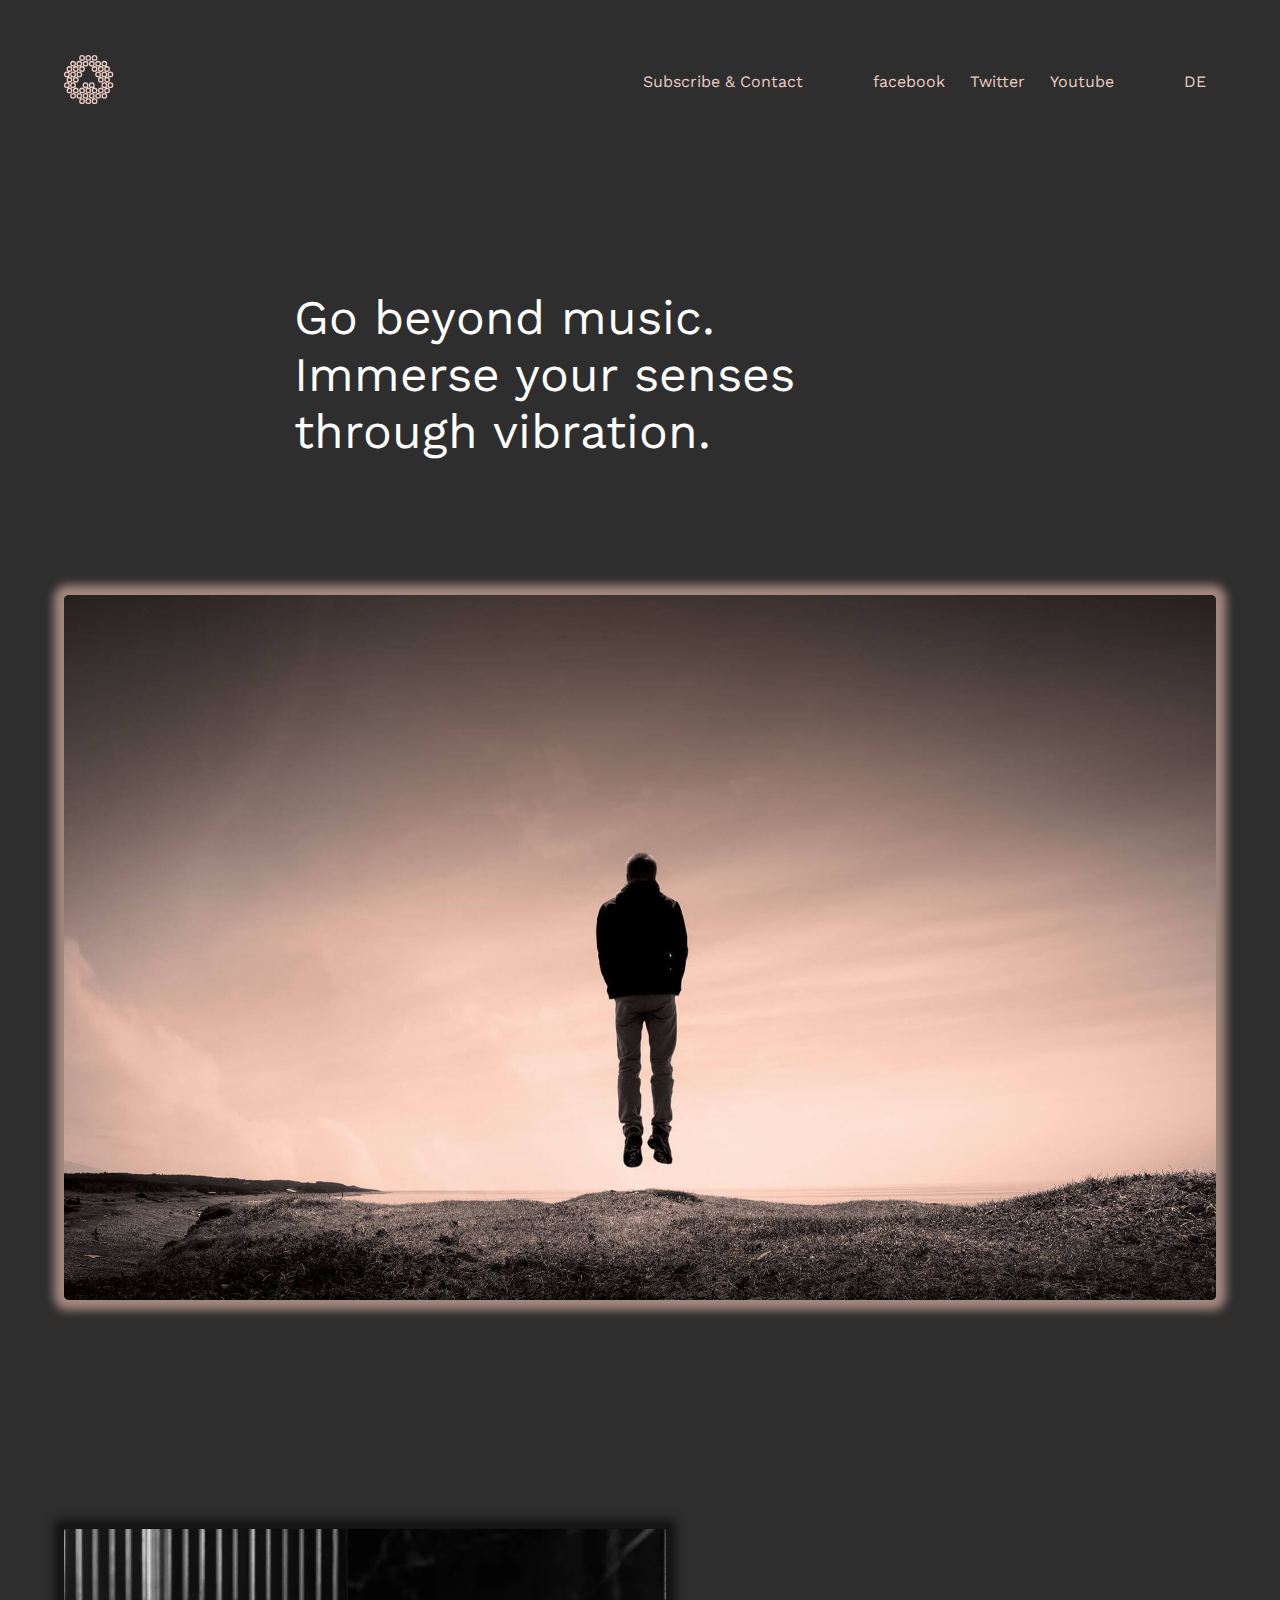
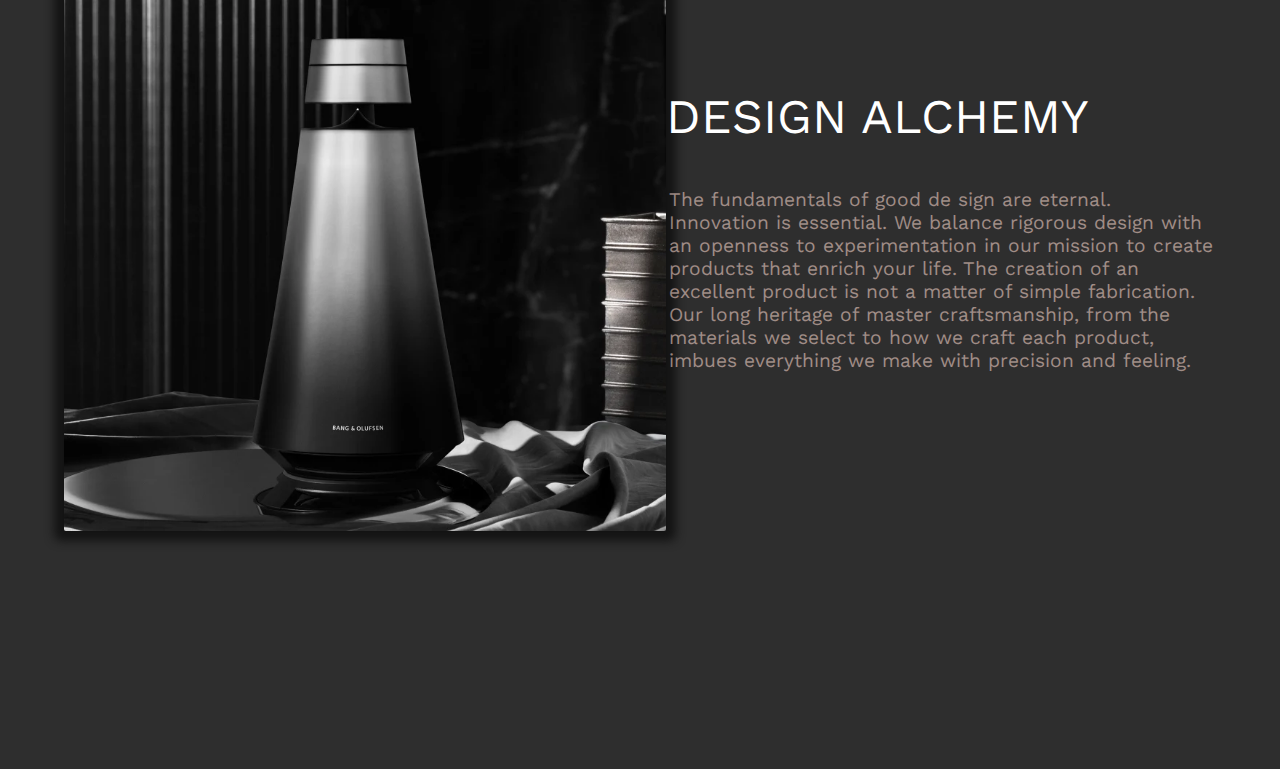
<file: index.html>
<!DOCTYPE html>
<html lang="en">
  <head>
    <meta charset="UTF-8" />
    <meta http-equiv="X-UA-Compatible" content="IE=edge" />
    <meta name="viewport" content="width=device-width, initial-scale=1.0" />
    <title>Projekt || Headphones</title>
    <link rel="stylesheet" href="./assets/css/style.css" />
  </head>
  <body>
    <header>
      <section class="navBar">
        <section class="logo">
          <img src="./assets/img/logo.svg" alt="logo" />
        </section>
        <section class="navBarMenu">
          <a href="#">Subscribe & Contact</a>
          <article>
            <a href="#">facebook</a>
            <a href="#">Twitter</a>
            <a href="#">Youtube</a>
          </article>
          <a href="#">DE</a>
        </section>
      </section>
    </header>
    <main>
      <section class="textCenter">
        <p>Go beyond music.</p>
        <p>Immerse your senses</p>
        <p>through vibration.</p>
      </section>
      <article class="img">
        <img src="./assets/img/section-about-1.jpg" alt="sectionImg" />
      </article>
      <section class="flexContainer">
        <section class="imgContainer">
          <img src="./assets/img/BS1_NYC_Home.webp" alt="img" />
        </section>
        <section class="textContainer">
          <p>DESIGN ALCHEMY</p>
          <p>
            The fundamentals of good de sign are eternal. Innovation is
            essential. We balance rigorous design with an openness to
            experimentation in our mission to create products that enrich your
            life. The creation of an excellent product is not a matter of simple
            fabrication. Our long heritage of master craftsmanship, from the
            materials we select to how we craft each product, imbues everything
            we make with precision and feeling.
          </p>
        </section>
      </section>
    </main>
  </body>
</html>
</file>
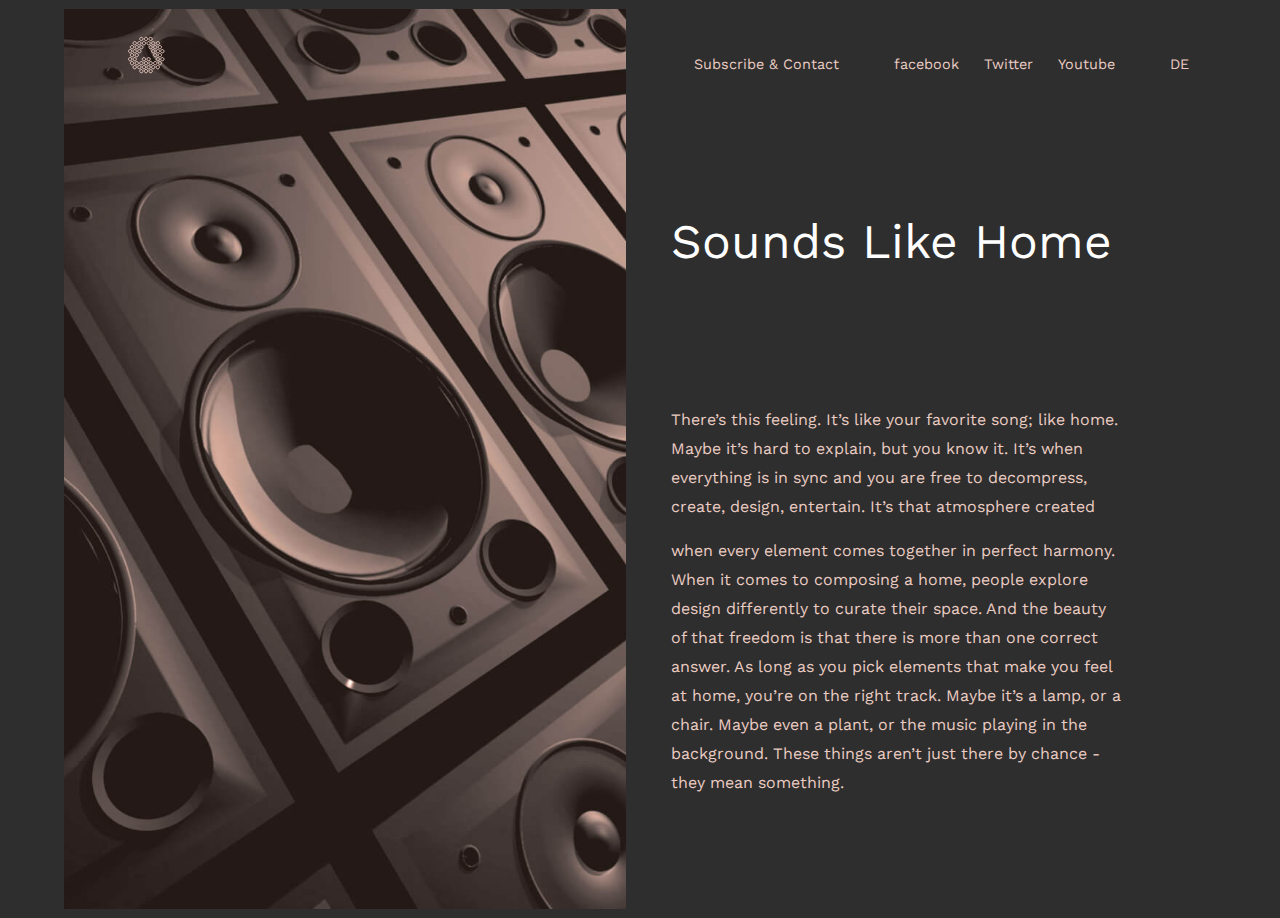
<file: experience.html>
<!DOCTYPE html>
<html lang="en">
<head>
    <meta charset="UTF-8">
    <meta http-equiv="X-UA-Compatible" content="IE=edge">
    <meta name="viewport" content="width=device-width, initial-scale=1.0">
    <title>Projekt || Headphones</title>
    <link rel="stylesheet" href="./assets/css/style.css" />
</head>
<body>
    <section class="flexExperience">
        <section class="logoUndBackgroundEx">
          <img src="./assets/img/logo.svg" alt="logo" />
        </section>
    <section class="textExperienceAlign">
        <section class="navBarMenuExperience">
            <a href="#">Subscribe & Contact</a>
            <article>
              <a href="#">facebook</a>
              <a href="#">Twitter</a>
              <a href="#">Youtube</a>
            </article>
            <a href="#">DE</a>
          </section>
      <p>Sounds Like Home</p>
      <p>There’s this feeling. It’s like your favorite song; like home.</p><p>Maybe it’s hard to explain, but you know it. It’s when</p><p>everything is in sync and you are free to decompress,</p><p> create, design, entertain. It’s that atmosphere created</p><p>when every element comes together in perfect harmony.</p><p>When it comes to composing a home, people explore</p><p>design differently to curate their space. And the beauty</p><p>of that freedom is that there is more than one correct</p><p>answer. As long as you pick elements that make you feel</p><p>at home, you’re on the right track. Maybe it’s a lamp, or a</p><p>chair. Maybe even a plant, or the music playing in the</p><p> background. These things aren’t just there by chance -</p><p>they mean something.</p>
      </p>
    </section>
</body>
</html>
</file>
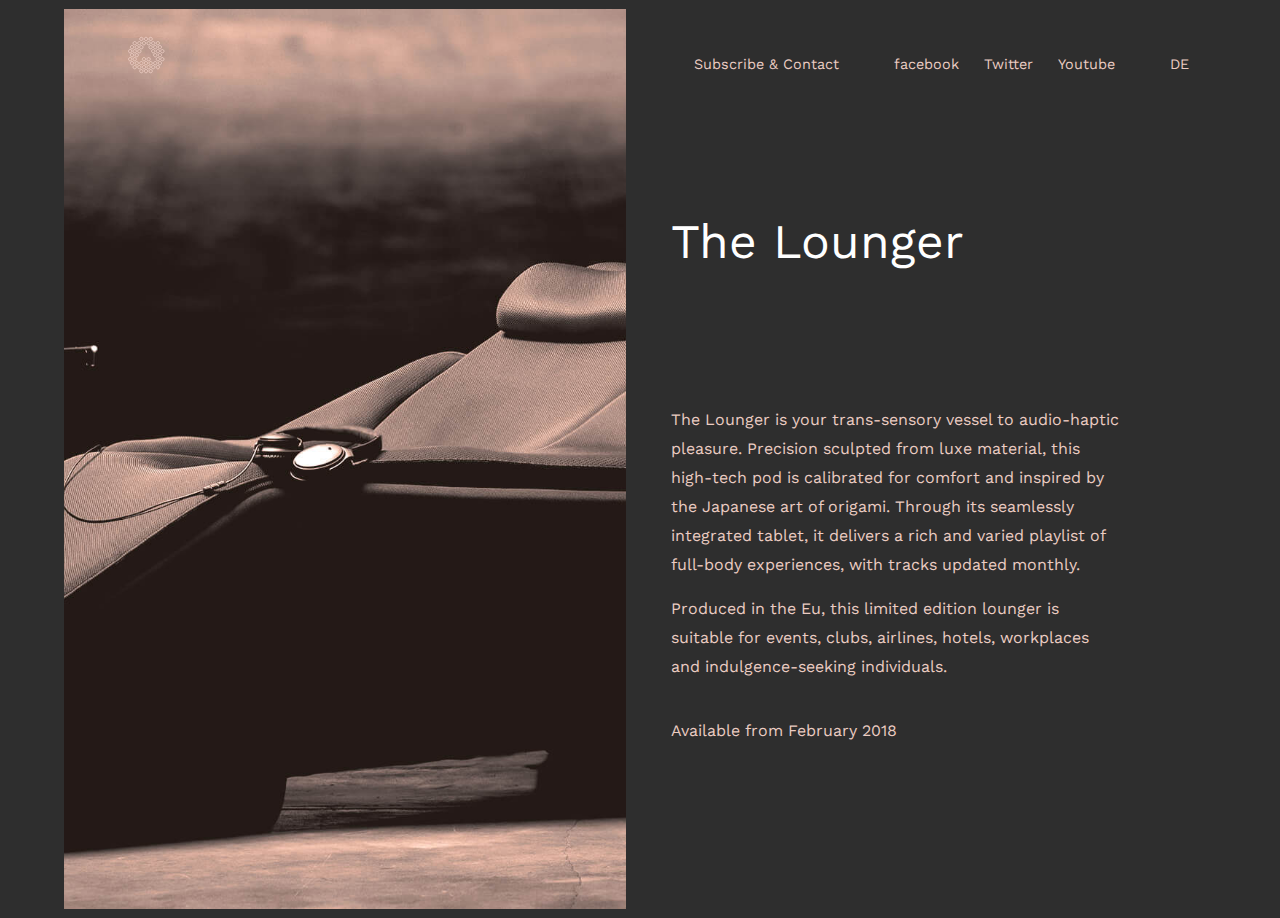
<file: lounger.html>
<!DOCTYPE html>
<html lang="en">
  <head>
    <meta charset="UTF-8" />
    <meta http-equiv="X-UA-Compatible" content="IE=edge" />
    <meta name="viewport" content="width=device-width, initial-scale=1.0" />
    <title>Projekt || Headphones</title>
    <link rel="stylesheet" href="./assets/css/style.css" />
  </head>
  <body>
    <section class="navBarLounger">
    
        
</section>
<section class="flexLounger">
        <section class="logoUndBackground">
          <img src="./assets/img/logo.svg" alt="logo" />
        </section>
    <section class="textLoungerAlign">
        <section class="navBarMenuLonger">
            <a href="#">Subscribe & Contact</a>
            <article>
              <a href="#">facebook</a>
              <a href="#">Twitter</a>
              <a href="#">Youtube</a>
            </article>
            <a href="#">DE</a>
          </section>
      <p>The Lounger</p>
      <p>
        The Lounger is your trans-sensory vessel to audio-haptic <p>pleasure.
        Precision sculpted from luxe material, this </p><p>high-tech pod is calibrated
        for comfort and inspired by</p><p>the Japanese art of origami. Through its
        seamlessly</p><p>integrated tablet, it delivers a rich and varied playlist of</p><p>
        full-body experiences, with tracks updated monthly.</p><p>Produced in the Eu,
        this limited edition lounger is</p><p>suitable for events, clubs, airlines,
        hotels, workplaces</p><p>and indulgence-seeking individuals.</p>
        <p>Available from
        February 2018</p>

      </p>
    </section>

  </body>
</html>
</file>
<file: assets/css/style.css>
/* ========= Font Family ========= */
@font-face {
  font-family: "Work Sans";
  src: url("../fonts/Work_Sans/WorkSans-VariableFont_wght.ttf");
}
/* ========= Global Styles ========= */
body {
  font-family: "Work Sans";
  background-color: #2e2e2e;
  width: 100%;
  max-width: 1600px;
  margin: 1vh auto;
  padding: 0 5vw;
}
* {
  margin: 0;
  padding: 0;
  box-sizing: border-box;
}
/* ========= Header ========= */
.navBar {
  display: flex;
  justify-content: space-between;
  padding: 5vh 0;
}
.logo img {
  width: 50px;
}
.navBarMenu {
  display: flex;
  align-items: center;
}
.navBarMenu article {
  padding: 0 50px;
}
.navBarMenu a,
.navBarMenuExperience a {
  text-decoration: none;
  color: #ebccc2;
  padding: 10px;

  transition: all 2s;
}
.navBarMenu a:hover {
  color: white;
  transition: all 2s;
  font-size: 1.1rem;
  text-decoration: underline;
}
.textCenter {
  font-size: 3rem;
  padding: 15vh 0 15vh 20%;
  color: white;
}
.img img {
  width: 100%;
  max-width: 100%;
  border-radius: 5px;
  box-shadow: 0 0 10px 10px rgb(165, 137, 127);
}
.flexContainer {
  display: flex;
  align-items: center;
  justify-content: space-around;
  padding: 25vh 0;
}
.imgContainer img {
  width: 650px;
  max-width: 100%;
  box-shadow: 0 0 10px 10px rgb(20, 20, 20);
  border-radius: 2px;
}

.textContainer {
  width: 100%;
  max-width: 550px;
}

.textContainer p:first-of-type {
  color: white;
  font-size: 3rem;
  padding-bottom: 40px;
}
.textContainer p:last-of-type {
  font-size: 1.2rem;
  color: #ebccc2;
  opacity: 0.6;
  padding: 3px;
}
/* ========= Main ========= */

/* ========= header - Lounger && Experience ========= */
.navBarMenuLonger,
.navBarMenuExperience {
  display: flex;
  align-items: center;
  justify-content: space-around;
  padding: 5vh 0 15vh;
}
.navBarMenuLonger a,
.navBarMenuExperience a {
  text-decoration: none;
  color: #ebccc2;
  padding: 0 10px;
  width: max-content;
  font-size: 0.9rem;
  transition: all 2s;
}
.navBarMenuExperience a:hover,
.navBarMenuLonger a:hover {
  color: white;
  transition: all 2s;
  font-size: 1.1rem;
  text-decoration: underline;
}
.textLoungerAlign,
.textExperienceAlign {
  width: 100%;
  max-width: 550px;
}
.flexLounger,
.flexExperience {
  display: flex;
  justify-content: flex-end;
  justify-content: space-between;
}
.logoUndBackground,
.logoUndBackgroundEx {
  background-image: url("../img/section-voyager.jpg");
  width: 100%;
  height: 100vh;
  background-position: center;
  background-size: cover;
  margin-right: 40px;
}
.logoUndBackgroundEx {
  background-image: url("../img/section-experience-1.jpg");
}
.logoUndBackgroundEx img,
.logoUndBackground img {
  padding: 3vh 5vw 0;
}
.textLoungerAlign p:first-of-type,
.textExperienceAlign p:first-of-type {
  color: white;
  font-size: 3rem;
  padding-bottom: 15vh;
}
.textLoungerAlign p:nth-of-type(8),
.textExperienceAlign p:nth-of-type(6) {
  padding-top: 20px;
}
.textLoungerAlign p:nth-of-type(11) {
  padding-top: 40px;
}
.textLoungerAlign p,
.textExperienceAlign p {
  color: #ebccc2;
  padding: 5px;
}

/* ========= header - ========= */
</file>
